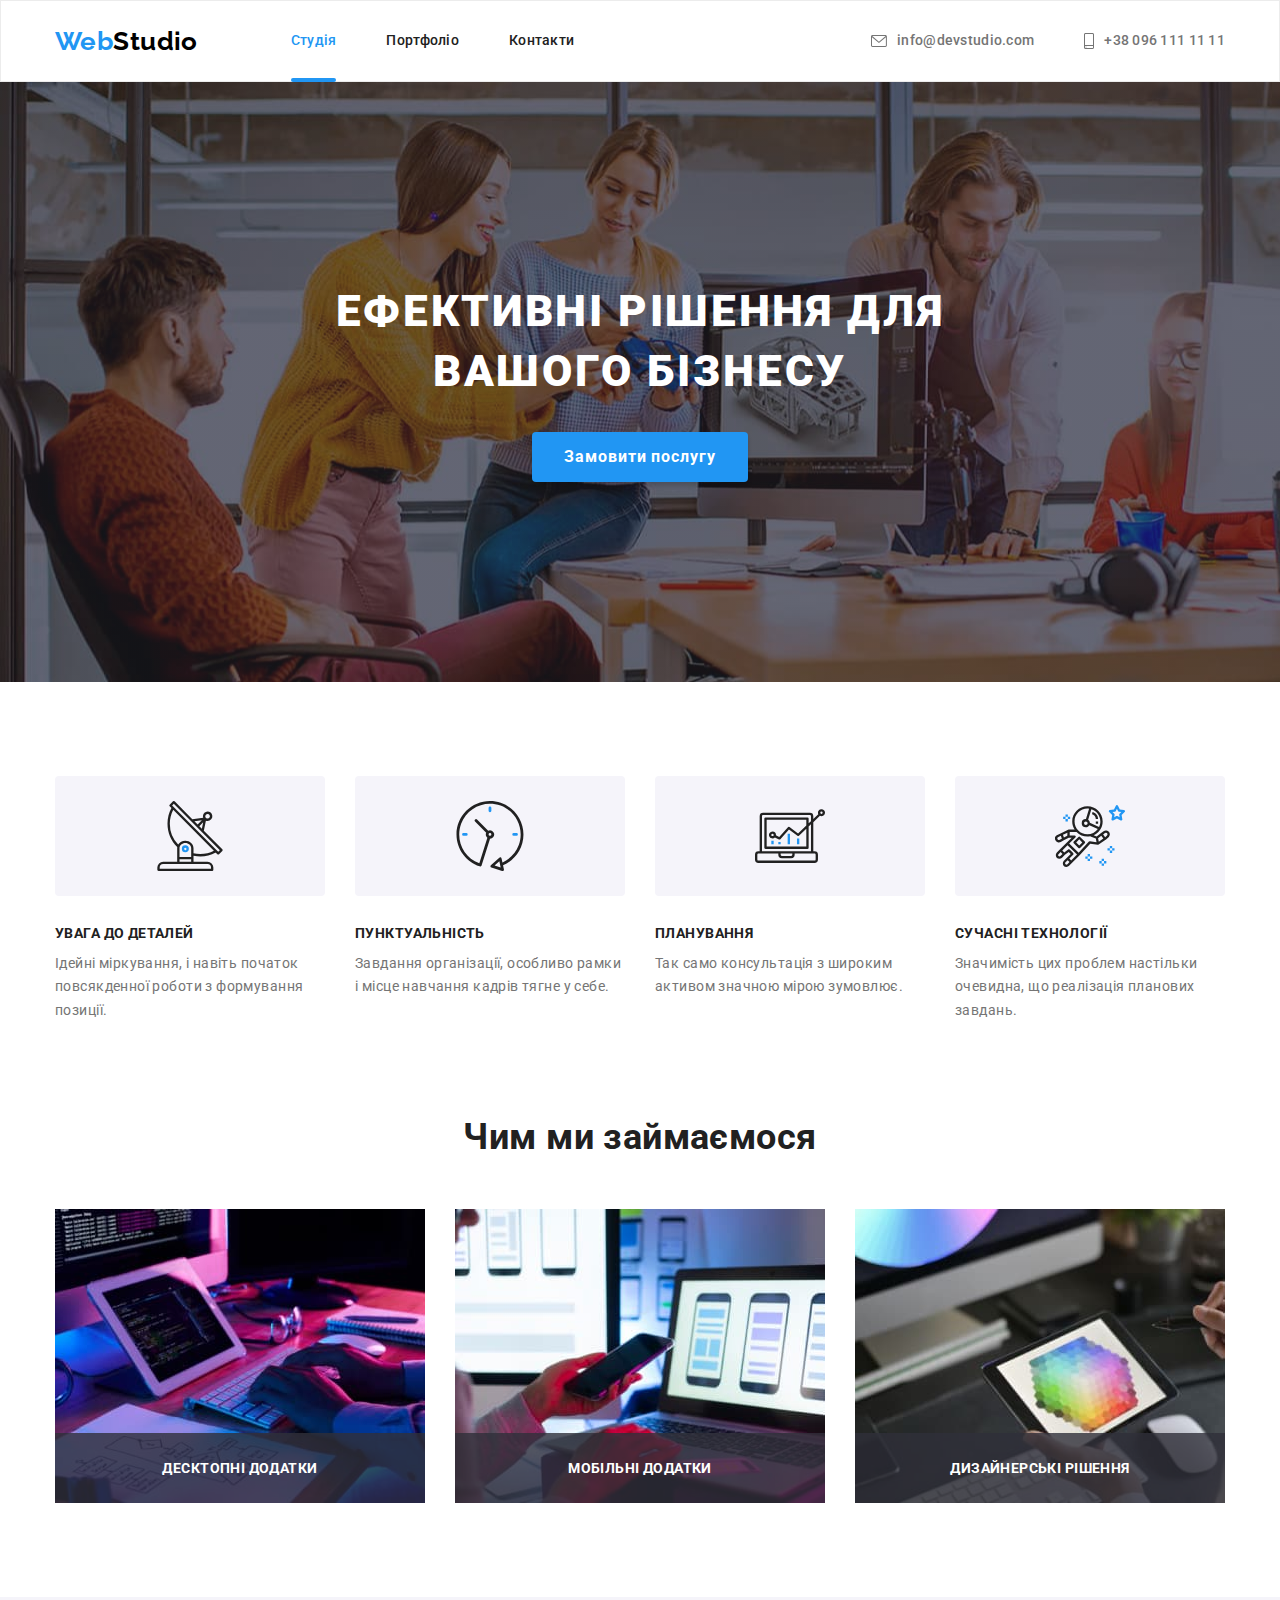
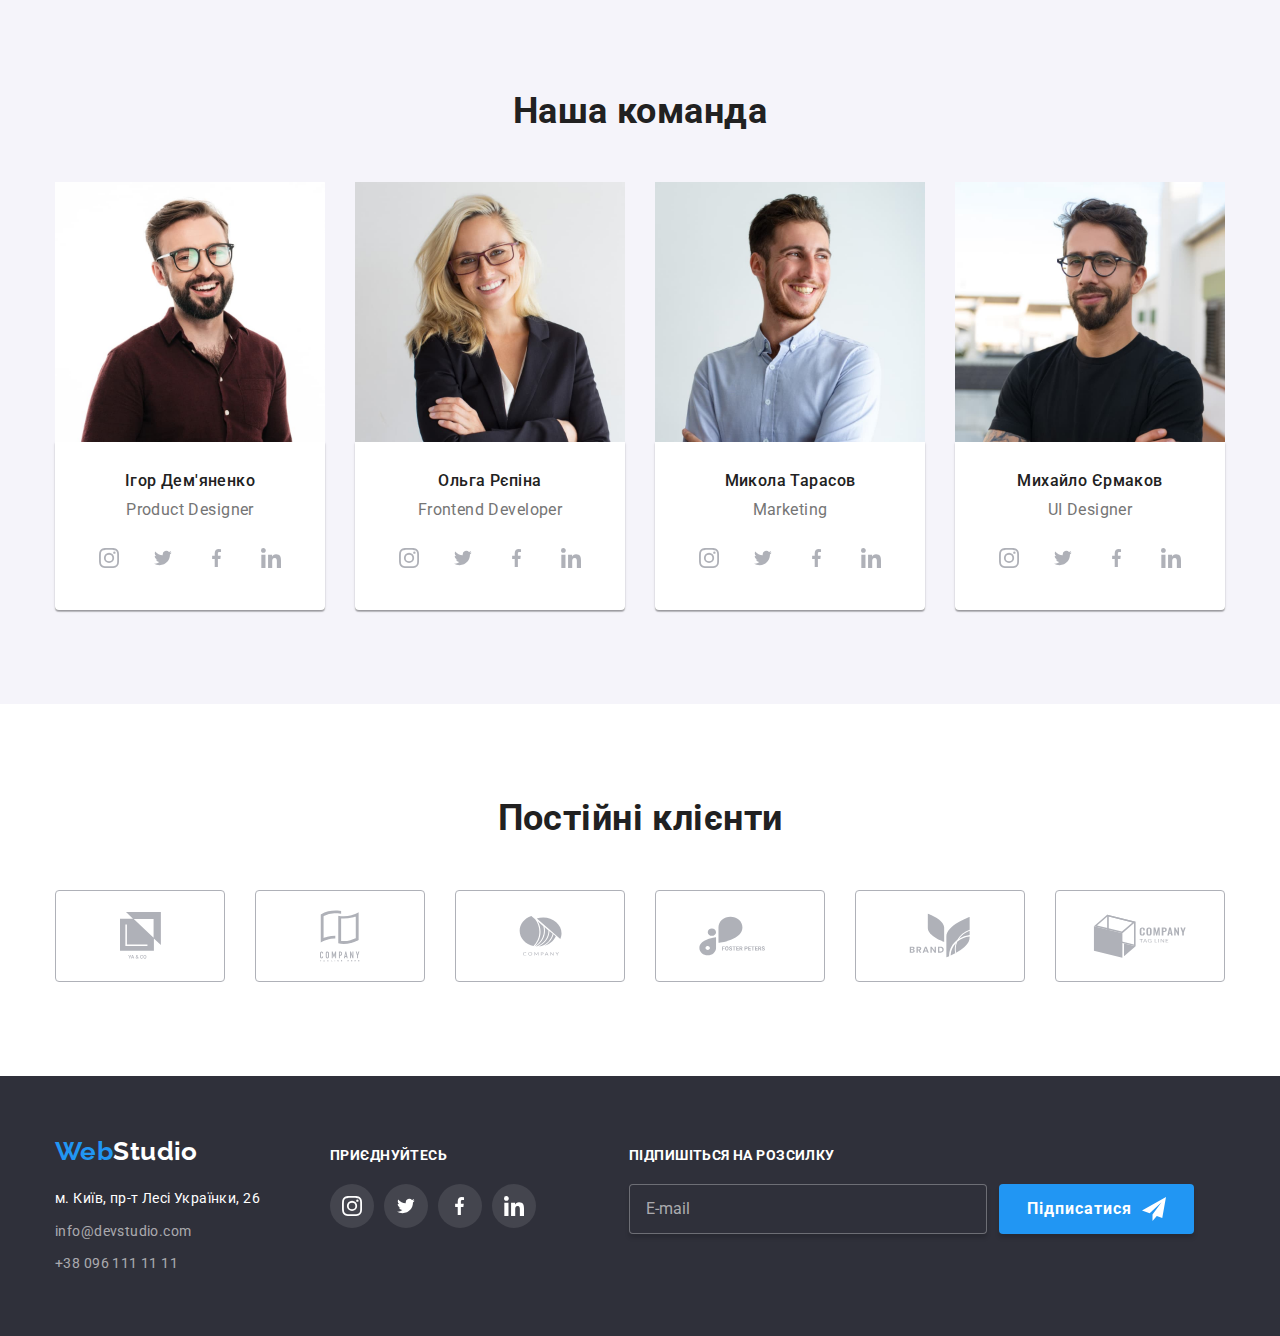
<file: index.html>
<!DOCTYPE html>
<html lang="uk">
<head>
    <meta charset="UTF-8">
    <meta http-equiv="X-UA-Compatible" content="IE=edge">
    <meta name="viewport" content="width=device-width, initial-scale=1.0">
    <link rel="preconnect" href="https://fonts.googleapis.com">
    <link rel="preconnect" href="https://fonts.gstatic.com" crossorigin>
    <link href="https://fonts.googleapis.com/css2?family=Raleway:wght@700&family=Roboto:wght@400;500;700;900&display=swap" rel="stylesheet">
    <title>WebStudio</title>
    <link rel="stylesheet" href="https://cdnjs.cloudflare.com/ajax/libs/modern-normalize/1.1.0/modern-normalize.min.css">
    <link rel="stylesheet" href="./css/main.min.css"/> 
</head>
<body>
    <!--Header-->
    <header class="header">
        <div class="container main-nav">
            <a href="./index.html" class="logo">
                Web<span class="logo__part">Studio</span>
            </a>
            <nav>
                <ul class="navigation">
                    <li class="navigation__item"><a href="./index.html" class="navigation-link link current">Студія</a></li>
                    <li class="navigation__item"><a href="./portfolio.html" class="navigation-link">Портфоліо</a></li>
                    <li class="navigation__item"><a href="#" class="menu-link">Контакти</a></li>
                </ul>
            </nav>
                <ul class="contacts">
                    <li class="contacts__item">
                        <a href="mailto:info@devstudio.com" class="contacts__link">
                            <svg class="contacts__icon" height="12" width="16">
                            <use href="./images/sprite.svg#icon-mail"></use>
                            </svg>
                            info@devstudio.com</a></li>
                    <li class="contacts__item">
                        <a href="tel:+380961111111" class="contacts__link">
                            <svg class="contacts__icon" height="16" width="10">
                                <use href="./images/sprite.svg#icon-phone"></use>
                            </svg>
                            +38 096 111 11 11</a></li>
                </ul>
        </div>  
    </header>
    <main>
    <!--Hero section-->
        <section class="hero">
            <h1 class="hero__title">Ефективні рішення для вашого бізнесу</h1>
            <button type="button" class="hero__button" data-modal-open>Замовити послугу</button>
        </section>
    <!--Benefits-->
        <section class="main">
            <div class="container">
                <h2 class="visually-hidden">Переваги</h2>
            <ul class="main__list">
                <li class="main__item">
                    <div class="main__bg">
                        <svg class="main__icons" width="70" height="70">
                            <use href="./images/sprite.svg#icon-antenna"></use>
                        </svg>
                    </div>
                    <h3 class="main__chapter">УВАГА ДО ДЕТАЛЕЙ</h3>
                    <p class="main__paragraphs">Ідейні міркування, і навіть початок повсякденної роботи з формування позиції.</p>
                </li>
                <li class="main__item">
                    <div class="main__bg">
                        <svg class="main__icons" width="70" height="70">
                            <use href="./images/sprite.svg#icon-clock"></use>
                        </svg>
                    </div>
                    <h3 class="main__chapter">ПУНКТУАЛЬНІСТЬ</h3>
                    <p class="main__paragraphs">Завдання організації, особливо рамки і місце навчання кадрів тягне у себе.</p>
                </li>
                <li class="main__item">
                    <div class="main__bg">
                        <svg class="main__icons" width="70" height="70">
                            <use href="./images/sprite.svg#icon-diagram"></use>
                        </svg>
                    </div>
                    <h3 class="main__chapter">ПЛАНУВАННЯ</h3>
                    <p class="main__paragraphs">Так само консультація з широким активом значною мірою зумовлює.</p>
                </li>
                <li class="main__item">
                    <div class="main__bg">
                        <svg class="main__icons" width="70" height="70">
                            <use href="./images/sprite.svg#icon-cosmo"></use>
                        </svg>
                    </div>
                    <h3 class="main__chapter">СУЧАСНІ ТЕХНОЛОГІЇ</h3>
                    <p class="main__paragraphs">Значимість цих проблем настільки очевидна, що реалізація планових завдань.</p>
                </li>
            </ul>
            </div>
        </section>
    <!--About-->
        <section>
            <div class="container">
                <h2 class="titles">Чим ми займаємося</h2>
                <ul class="works">
                    <li class="works__item">
                        <div class="works__wrap">                        
                            <img src="./images/box1.jpg" alt="Фото роботи за ноутбуком 1" width="370" height="294"/>
                            <p class="works__examples">Десктопні додатки</p>
                        </div>
                    </li>
                    <li class="works__item">
                        <div class="works__wrap">
                            <img src="./images/box2.jpg" alt="Фото роботи за ноутбуком 2" width="370" height="294"/>
                            <p class="works__examples">Мобільні додатки</p>
                        </div>
                    </li>
                    <li class="works__item">
                        <div class="works__wrap">
                            <img src="./images/box3.jpg" alt="Фото роботи за ноутбуком 3" width="370" height="294"/>
                            <p class="works__examples">Дизайнерські рішення</p>
                        </div>
                    </li>
                </ul>
            </div>
        </section>
    <!--Our team-->
        <section class="workers">
            <div class="container">
                <h2 class="titles">Наша команда</h2>
            <ul class="team">
                <li class="team__item">
                    <img src="./images/img.jpg" alt="Фото Ігоря" width="270" height="260" class="photo">
                    <div class="team__border">
                        <h3 class="team__names">Ігор Дем'яненко</h3>
                        <p class="team__description">Product Designer</p>
                    <ul class="socialmedia">
                        <li class="socialmedia__item">
                            <a href="" class="socialmedia__links">
                                <svg class="socialmedia__icon" height="20" width="20">
                                <use href="./images/sprite.svg#icon-instagram"></use>
                                </svg>
                            </a>
                        </li>
                        <li class="socialmedia__item">
                            <a href="" class="socialmedia__links">
                                <svg class="socialmedia__icon" height="16" width="20">
                                <use href="./images/sprite.svg#icon-twitter"></use>
                                </svg>
                            </a>
                        </li>
                        <li class="socialmedia__item">
                            <a href="" class="socialmedia__links">
                                <svg class="socialmedia__icon" height="20" width="10">
                                <use href="./images/sprite.svg#icon-facebook"></use>
                                </svg>
                            </a>
                        </li>
                        <li class="socialmedia__item">
                            <a href="" class="socialmedia__links">
                                <svg class="socialmedia__icon" height="20" width="20">
                                <use href="./images/sprite.svg#icon-linkedin"></use>
                                </svg>
                            </a>
                        </li>
                    </ul>           
                    </div>
                </li>
                <li class="team__item">
                    <img src="./images/img1.jpg" alt="Фото Ольги" width="270" height="260" class="photo">
                    <div class="team__border">
                        <h3 class="team__names">Ольга Рєпіна</h3>
                        <p class="team__description">Frontend Developer</p>
                        <ul class="socialmedia">
                            <li class="socialmedia__item">
                                <a href="" class="socialmedia__links">
                                    <svg class="socialmedia__icon" height="20" width="20">
                                    <use href="./images/sprite.svg#icon-instagram"></use>
                                    </svg>
                                </a>
                            </li>
                            <li class="socialmedia__item">
                                <a href="" class="socialmedia__links">
                                    <svg class="socialmedia__icon" height="16" width="20">
                                    <use href="./images/sprite.svg#icon-twitter"></use>
                                    </svg>
                                </a>
                            </li>
                            <li class="socialmedia__item">
                                <a href="" class="socialmedia__links">
                                    <svg class="socialmedia__icon" height="20" width="10">
                                    <use href="./images/sprite.svg#icon-facebook"></use>
                                    </svg>
                                </a>
                            </li>
                            <li class="socialmedia__item">
                                <a href="" class="socialmedia__links">
                                    <svg class="socialmedia__icon" height="20" width="20">
                                    <use href="./images/sprite.svg#icon-linkedin"></use>
                                    </svg>
                                </a>
                            </li>
                        </ul>           
                    </div>
                </li>
                <li class="team__item">
                    <img src="./images/img2.jpg" alt="Фото Миколи" width="270" height="260" class="photo">
                    <div class="team__border">
                        <h3 class="team__names">Микола Тарасов</h3>
                        <p class="team__description">Marketing</p>
                        <ul class="socialmedia">
                            <li class="socialmedia__item">
                                <a href="" class="socialmedia__links">
                                    <svg class="socialmedia__icon" height="20" width="20">
                                    <use href="./images/sprite.svg#icon-instagram"></use>
                                    </svg>
                                </a>
                            </li>
                            <li class="socialmedia__item">
                                <a href="" class="socialmedia__links">
                                    <svg class="socialmedia__icon" height="16" width="20">
                                    <use href="./images/sprite.svg#icon-twitter"></use>
                                    </svg>
                                </a>
                            </li>
                            <li class="socialmedia__item">
                                <a href="" class="socialmedia__links">
                                    <svg class="socialmedia__icon" height="20" width="10">
                                    <use href="./images/sprite.svg#icon-facebook"></use>
                                    </svg>
                                </a>
                            </li>
                            <li class="socialmedia__item">
                                <a href="" class="socialmedia__links">
                                    <svg class="socialmedia__icon" height="20" width="20">
                                    <use href="./images/sprite.svg#icon-linkedin"></use>
                                    </svg>
                                </a>
                            </li>
                        </ul>           
                    </div>
                </li>
                <li class="team__item">
                    <img src="./images/img3.jpg" alt="Фото Михайла" width="270" height="260" class="photo">
                    <div class="team__border">
                        <h3 class="team__names">Михайло Єрмаков</h3>
                        <p class="team__description">UI Designer</p>
                        <ul class="socialmedia">
                            <li class="socialmedia____item">
                                <a href="" class="socialmedia__links">
                                    <svg class="socialmedia__icon" height="20" width="20">
                                    <use href="./images/sprite.svg#icon-instagram"></use>
                                    </svg>
                                </a>
                            </li>
                            <li class="socialmedia__item">
                                <a href="" class="socialmedia__links">
                                    <svg class="socialmedia__icon" height="16" width="20">
                                    <use href="./images/sprite.svg#icon-twitter"></use>
                                    </svg>
                                </a>
                            </li>
                            <li class="socialmedia__item">
                                <a href="" class="socialmedia__links">
                                    <svg class="socialmedia__icon" height="20" width="10">
                                    <use href="./images/sprite.svg#icon-facebook"></use>
                                    </svg>
                                </a>
                            </li>
                            <li class="socialmedia__item">
                                <a href="" class="socialmedia__links">
                                    <svg class="socialmedia__icon" height="20" width="20">
                                    <use href="./images/sprite.svg#icon-linkedin"></use>
                                    </svg>
                                </a>
                            </li>
                        </ul>           
                    </div>
                </li>
            </ul>
            </div>
        </section>
        <section class="companies">
            <div class="container">
                <h2 class="titles">Постійні клієнти</h2>
                <ul class="clients">
                    <li>
                        <a href="" class="clients__links">
                            <svg class="clients__icon" height="47" width="41">
                            <use href="./images/sprite.svg#icon-company1"></use>
                            </svg>
                        </a>
                    </li>
                    <li>
                        <a href="" class="clients__links">
                            <svg class="clients__icon" height="52" width="40">
                            <use href="./images/sprite.svg#icon-company2"></use>
                            </svg>
                        </a>
                    </li>
                    <li>
                        <a href="" class="clients__links">
                            <svg class="clients__icon" height="41" width="43">
                            <use href="./images/sprite.svg#icon-company3"></use>
                            </svg>
                        </a>
                    </li>
                    <li>
                        <a href="" class="clients__links">
                            <svg class="clients__icon" height="40" width="84">
                            <use href="./images/sprite.svg#icon-company4"></use>
                            </svg>
                        </a>
                    </li>
                    <li>
                        <a href="" class="clients__links">
                            <svg class="clients__icon" height="45" width="62">
                            <use href="./images/sprite.svg#icon-company5"></use>
                            </svg>
                        </a>
                    </li>
                    <li>
                        <a href="" class="clients__links">
                            <svg class="clients__icon" height="44" width="94">
                            <use href="./images/sprite.svg#icon-company6"></use>
                            </svg>
                        </a>
                    </li>
                </ul>
            </div>
        </section>
    </main>
<!--Footer-->
    <footer class="footer">
        <div class="container">
            <div class="footer__box">
                <div class="footer__part">
                    <a href="./index.html" class="logo">
                        Web<span class="footer__logo">Studio</span>
                    </a>
                    <address>
                        <ul class="address">
                            <li class="address__item">
                                <a 
                                    href="https://goo.gl/maps/TRqqrXZ8RcxZsatw5"
                                    target="_blank"
                                    rel="noopener noreferrer nofollow"  class="address__studio">
                                    м. Київ, пр-т Лесі Українки, 26
                                </a>
                            </li>
                            <li class="address__item">
                                <a href="mailto:info@devstudio.com" class="address__contacts">info@devstudio.com</a>
                            </li>
                            <li class="address__item">
                                <a href="tel:+380961111111"  class="address__contacts">+38 096 111 11 11</a>
                            </li>
                        </ul>  
                    </address>
                </div>
                <div>
                    <h3 class="join">Приєднуйтесь</h3>
                    <ul class="socialmedia socialmedia--footer">
                        <li class="socialmedia__item socialmedia__item--footer">
                            <a href="" class="socialmedia__link socialmedia__link--footer">
                                <svg height="20" width="20">
                                <use href="./images/sprite.svg#icon-instagram"></use>
                                </svg>
                            </a>
                        </li>
                        <li class="socialmedia__item socialmedia__item--footer">
                            <a href="" class="socialmedia__link socialmedia__link--footer">
                                <svg height="16" width="20">
                                <use href="./images/sprite.svg#icon-twitter"></use>
                                </svg>
                            </a>
                        </li>
                        <li class="socialmedia__item socialmedia__item--footer">
                            <a href="" class="socialmedia__link socialmedia__link--footer">
                                <svg height="20" width="10">
                                <use href="./images/sprite.svg#icon-facebook"></use>
                                </svg>
                            </a>
                        </li>
                        <li class="socialmedia__item socialmedia__item--footer">
                            <a href="" class="socialmedia__link socialmedia__link--footer">
                                <svg height="20" width="20">
                                <use href="./images/sprite.svg#icon-linkedin"></use>
                                </svg>
                            </a>
                        </li>
                    </ul>
                </div>
                <div class="sign">
                    <p class="sign__label">Підпишіться на розсилку</p>
                    <form class="sign__form">
                        <label for="mail"></label>
                            <input type="email" name="email" id="mail" placeholder="E-mail" class="sign__wrap"/>
                            <button type="submit" class="sign__button">Підписатися
                                <svg height="24" width="24" class="sign__icon">
                                <use href="./images/sprite.svg#icon-send"></use>
                                </svg> 
                            </button>
                    </form>
                </div>
            </div>
        </div>
    </footer>
    <div class="backdrop is-hidden" data-modal>
        <div class="modal">
            <button type="button" class="modal__button" data-modal-close>
                <svg height="30" width="30" class="modal__close">
                    <use href="./images/sprite.svg#icon-close-black-18dp-2-1"></use>
                    </svg>
            </button>
            <div class="modal__text">
                <p class="modal__name">Залиште свої дані, ми вам передзвонимо</p>
                <form class="form">
                    <div class="form__info">
                        <label for="name" class="form__label">Ім'я</label>
                        <div class="form__wrap">
                            <input type="text" name="name" id="name" class="form__input"/>
                            <svg height="18" width="18" class="form__icon">
                                <use href="./images/sprite.svg#icon-person"></use>
                                </svg>

                        </div>
                        <label for="tel" class="form__label">Телефон</label>
                        <div class="form__wrap">
                            <input type="tel" name="tel" id="tel" class="form__input"/>
                            <svg height="18" width="18" class="form__icon">
                                <use href="./images/sprite.svg#icon-tel"></use>
                                </svg>
                        </div>
                        <label for="email" class="form__label">Пошта</label>
                        <div class="form__wrap">
                            <input type="email" name="email" id="email" class="form__input"/>
                            <svg height="18" width="18" class="form__icon">
                                <use href="./images/sprite.svg#icon-email"></use>
                                </svg>
                        </div>
                    <label for="comment" class="form__label">Коментар</label>
                    <textarea name="comment" id="comment" placeholder="Введіть текст"></textarea>
                </div>
                    <div class="checkbox">
                        <label class="checkbox__text">
                            <input type="checkbox" name="policy" class="checkbox__input"/>
                            <svg height="15" width="16" class="checkbox__icon">
                                <use class="checkbox__icon checkbox__icon--vector" href="./images/sprite.svg#icon-vector"></use>
                                <use class="checkbox__icon checkbox__icon--check" href="./images/sprite.svg#icon-check"></use>
                                </svg>
                            <span class="checkbox__agreement">Погоджуюся з розсилкою та приймаю <a href="">Умови договору</a></span>
                        </label>
                    </div>
                    <button type="submit" class="form__button">Відправити</button>
                </form>
            </div>
        </div>
    </div>
    <script src="./js/modal.js"></script>
</body>
</html>
</file>
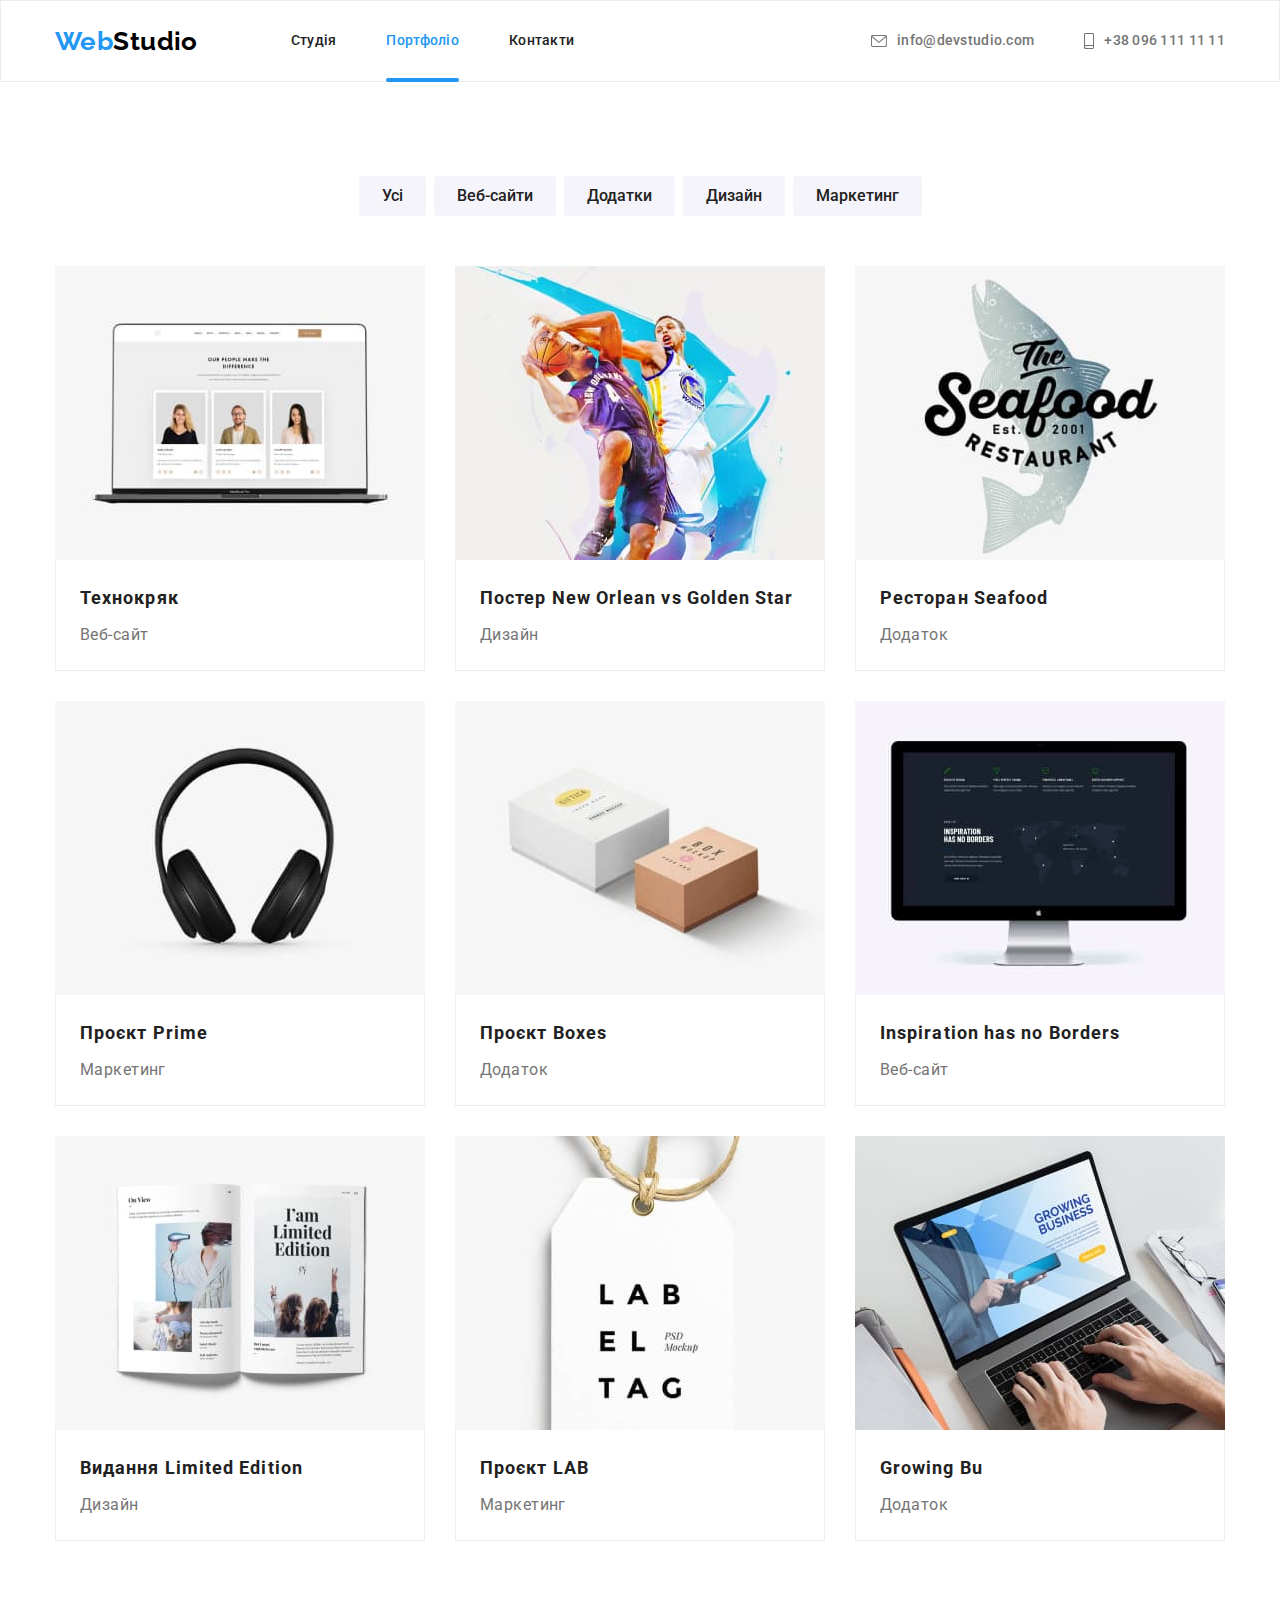
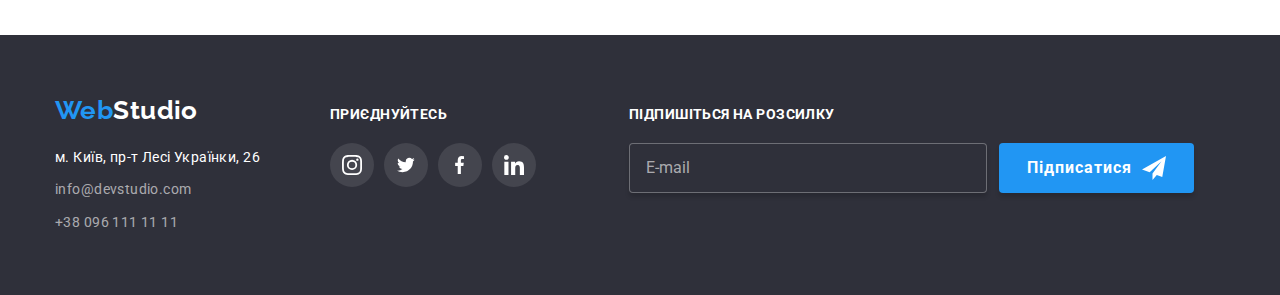
<file: portfolio.html>
<!DOCTYPE html>
<html lang="uk">
<head>
    <meta charset="UTF-8">
    <meta http-equiv="X-UA-Compatible" content="IE=edge">
    <meta name="viewport" content="width=device-width, initial-scale=1.0">
    <link rel="preconnect" href="https://fonts.googleapis.com">
    <link rel="preconnect" href="https://fonts.gstatic.com" crossorigin>
    <link href="https://fonts.googleapis.com/css2?family=Raleway:wght@700&family=Roboto:wght@400;500;700;900&display=swap" rel="stylesheet">
    <title>Portfolio</title>
    <link rel="stylesheet" href="https://cdnjs.cloudflare.com/ajax/libs/modern-normalize/1.1.0/modern-normalize.min.css">
    <link rel="stylesheet" href="./css/main.min.css"/> 
</head>
<body>
    <!--Header-->
    <header>
        <div class="container main-nav">
            <a href="./index.html" class="logo">
                Web<span class="logo__part">Studio</span>
            </a>
            <nav>
                <ul class="navigation">
                    <li class="navigation__item"><a href="./index.html" class="navigation__link">Студія</a></li>
                    <li class="navigation__item"><a href="./portfolio.html" class="navigation__link link current">Портфоліо</a></li>
                    <li class="navigation__item"><a href="#" class="navigation__link">Контакти</a></li>
                </ul>    
           </nav>
                <ul class="contacts">
                    <li class="contacts__item">
                        <a href="mailto:info@devstudio.com" class="contacts__link">
                            <svg class="contacts__icon" height="12" width="16">
                            <use href="./images/sprite.svg#icon-mail"></use>
                            </svg>
                            info@devstudio.com</a></li>
                    <li class="contacts__item">
                        <a href="tel:+380961111111" class="contacts__link">
                            <svg class="contacts__icon" height="16" width="10">
                                <use href="./images/sprite.svg#icon-phone"></use>
                            </svg>
                            +38 096 111 11 11</a></li>
                </ul>
        </div>
    </header>
    <main>
        <section class="main">
            <div class="container">
                <h1 class="visually-hidden">Наші роботи</h1>
                <ul class="buttons">
                    <li class="button__item"><button type="button">Усі</button></li>
                    <li class="button__item"><button type="button">Веб-сайти</button></li>
                    <li class="button__item"><button type="button">Додатки</button></li>
                    <li class="button__item"><button type="button">Дизайн</button></li>
                    <li class="button__item"><button type="button">Маркетинг</button></li>
                </ul>
            <!-- Examples -->
            <ul class="examples">
                <li class="examples__item">
                    <a href="" class="examples__link">
                        <div class="examples__wrap">
                            <img src="./images/img4.jpg" alt="Приклад роботи 1" width="370" height="294" class="examples__photo">
                            <p class="examples__details">
                                Ресурс пропонує комплексні пропозиції з різним рівнем функціоналу та сервісів. Все це дозволить відвідувачу отримати вичерпні відомості про компанію чи приватну особу.
                            </p>
                        </div>
                        <div class="examples__border">
                        <h2 class="examples__titles">Технокряк</h2>
                        <p class="examples__paragraphs">Веб-сайт</p>
                        </div>
                    </a>
                </li>
                <li class="examples__item">
                    <a href="" class="examples__link">
                        <div class="examples__wrap">
                            <img src="./images/img5.jpg" alt="Приклад роботи 2" width="370" height="294" class="examples__photo">
                            <p class="examples__details">
                                Ресурс пропонує комплексні пропозиції з різним рівнем функціоналу та сервісів. Все це дозволить відвідувачу отримати вичерпні відомості про компанію чи приватну особу.
                            </p>
                        </div>
                        <div class="examples__border">
                        <h2 class="examples__titles">Постер New Orlean vs Golden Star</h2>
                        <p class="examples__paragraphs">Дизайн</p>
                        </div> 
                    </a>
                </li>
                <li class="examples__item">
                    <a href="" class="examples__link">
                        <div class="examples__wrap">
                            <img src="./images/img6.jpg" alt="Приклад роботи 3" width="370" height="294" class="examples__photo">
                            <p class="examples__details">
                                Ресурс пропонує комплексні пропозиції з різним рівнем функціоналу та сервісів. Все це дозволить відвідувачу отримати вичерпні відомості про компанію чи приватну особу.
                            </p>
                        </div>
                        <div class="examples__border">
                        <h2 class="examples__titles">Ресторан Seafood</h2>
                        <p class="examples__paragraphs">Додаток</p> 
                        </div> 
                    </a>
                </li>
                <li class="examples__item">
                    <a href="" class="examples__link">
                        <div class="examples__wrap">
                            <img src="./images/img7.jpg" alt="Приклад роботи 4" width="370" height="294" class="examples__photo">
                            <p class="examples__details">
                                Ресурс пропонує комплексні пропозиції з різним рівнем функціоналу та сервісів. Все це дозволить відвідувачу отримати вичерпні відомості про компанію чи приватну особу.
                            </p>
                        </div>
                        <div class="examples__border">
                        <h2 class="examples__titles">Проєкт Prime</h2>
                        <p class="examples__paragraphs">Маркетинг</p>
                        </div>
                    </a>
                </li>
                <li class="examples__item">
                    <a href="" class="examples__link">
                        <div class="examples__wrap">
                            <img src="./images/img8.jpg" alt="Приклад роботи 5" width="370" height="294" class="examples__photo">
                            <p class="examples__details">
                                Ресурс пропонує комплексні пропозиції з різним рівнем функціоналу та сервісів. Все це дозволить відвідувачу отримати вичерпні відомості про компанію чи приватну особу.
                            </p>
                        </div>
                        <div class="examples__border">
                        <h2 class="examples__titles">Проєкт Boxes</h2>
                        <p class="examples__paragraphs">Додаток</p>
                        </div>
                    </a>
                </li>
                <li class="examples__item">
                    <a href="" class="examples__link">
                        <div class="examples__wrap">
                            <img src="./images/img9.jpg" alt="Приклад роботи 6" width="370" height="294" class="examples__photo">
                            <p class="examples__details">
                                Ресурс пропонує комплексні пропозиції з різним рівнем функціоналу та сервісів. Все це дозволить відвідувачу отримати вичерпні відомості про компанію чи приватну особу.
                            </p>
                        </div>
                        <div class="examples__border">
                        <h2 class="examples__titles">Inspiration has no Borders</h2>
                        <p class="examples__paragraphs">Веб-сайт</p>
                        </div>
                    </a>
                </li>
                <li class="examples__item">
                    <a href="" class="examples__link">
                        <div class="examples__wrap">
                            <img src="./images/img10.jpg" alt="Приклад роботи 7" width="370" height="294" class="examples__photo">
                            <p class="examples__details">
                                Ресурс пропонує комплексні пропозиції з різним рівнем функціоналу та сервісів. Все це дозволить відвідувачу отримати вичерпні відомості про компанію чи приватну особу.
                            </p>
                        </div>
                        <div class="examples__border">
                        <h2 class="examples__titles">Видання Limited Edition</h2>
                        <p class="examples__paragraphs">Дизайн</p>
                        </div>
                    </a>
                </li>
                <li class="examples__item">
                    <a href="" class="examples__link">
                        <div class="examples__wrap">
                            <img src="./images/img11.jpg" alt="Приклад роботи 8" width="370" height="294" class="examples__photo">
                            <p class="examples__details">
                                Ресурс пропонує комплексні пропозиції з різним рівнем функціоналу та сервісів. Все це дозволить відвідувачу отримати вичерпні відомості про компанію чи приватну особу.
                            </p>
                        </div>
                        <div class="examples__border">
                        <h2 class="examples__titles">Проєкт LAB</h2>
                        <p class="examples__paragraphs">Маркетинг</p>
                        </div>
                    </a>
                </li>
                <li class="examples__item">
                    <a href="" class="examples__link">
                        <div class="examples__wrap">
                            <img src="./images/img12.jpg" alt="Приклад роботи 9" width="370" height="294" class="examples__photo">
                            <p class="examples__details">
                                Ресурс пропонує комплексні пропозиції з різним рівнем функціоналу та сервісів. Все це дозволить відвідувачу отримати вичерпні відомості про компанію чи приватну особу.
                            </p>
                        </div>
                        <div class="examples__border">
                        <h2 class="examples__titles">Growing Bu</h2>
                        <p class="examples__paragraphs">Додаток</p>
                        </div>
                    </a>
                </li>
            </ul>
            </div>
        </section> 
    </main>
    <!--Footer-->
    <footer class="footer">
        <div class="container">
            <div class="footer__box">
                <div class="footer__part">
                    <a href="./index.html" class="logo">
                        Web<span class="footer__logo">Studio</span>
                    </a>
                    <address>
                        <ul class="address">
                            <li class="address__item">
                                <a 
                                    href="https://goo.gl/maps/TRqqrXZ8RcxZsatw5"
                                    target="_blank"
                                    rel="noopener noreferrer nofollow"  class="address__studio">
                                    м. Київ, пр-т Лесі Українки, 26
                                </a>
                            </li>
                            <li class="address__item">
                                <a href="mailto:info@devstudio.com" class="address__contacts">info@devstudio.com</a>
                            </li>
                            <li class="address__item">
                                <a href="tel:+380961111111"  class="address__contacts">+38 096 111 11 11</a>
                            </li>
                        </ul>  
                    </address>
                </div>
                <div>
                    <h3 class="join">Приєднуйтесь</h3>
                    <ul class="socialmedia socialmedia--footer">
                        <li class="socialmedia__item socialmedia__item--footer">
                            <a href="" class="socialmedia__link socialmedia__link--footer">
                                <svg height="20" width="20">
                                <use href="./images/sprite.svg#icon-instagram"></use>
                                </svg>
                            </a>
                        </li>
                        <li class="socialmedia__item socialmedia__item--footer">
                            <a href="" class="socialmedia__link socialmedia__link--footer">
                                <svg height="16" width="20">
                                <use href="./images/sprite.svg#icon-twitter"></use>
                                </svg>
                            </a>
                        </li>
                        <li class="socialmedia__item socialmedia__item--footer">
                            <a href="" class="socialmedia__link socialmedia__link--footer">
                                <svg height="20" width="10">
                                <use href="./images/sprite.svg#icon-facebook"></use>
                                </svg>
                            </a>
                        </li>
                        <li class="socialmedia__item socialmedia__item--footer">
                            <a href="" class="socialmedia__link socialmedia__link--footer">
                                <svg height="20" width="20">
                                <use href="./images/sprite.svg#icon-linkedin"></use>
                                </svg>
                            </a>
                        </li>
                    </ul>
                </div>
                <div class="sign">
                    <p class="sign__label">Підпишіться на розсилку</p>
                    <form class="sign__form">
                        <label for="mail"></label>
                            <input type="email" name="email" id="mail" placeholder="E-mail" class="sign__wrap"/>
                            <button type="submit" class="sign__button">Підписатися
                                <svg height="24" width="24" class="sign__icon">
                                <use href="./images/sprite.svg#icon-send"></use>
                                </svg> 
                            </button>
                    </form>
                </div>
            </div>
        </div>
    </footer>
</body>
</html>
</file>
<file: css/main.min.css>
:root{--primary-text-color: #212121;--seconday-text-color: #757575;--accent-color: #2196F3;--letters-color: #fff;--logo-color: #000;--footer-links-color: rgba(255, 255, 255, 0.6);--border-form-color: rgba(255, 255, 255, 0.3);--hero-bg-color: #2F303A;--footer-bg-color: #2F303A;--hero-button-color: #188CEB;--section-bg-color: #F5F4FA;--header-border: #ECECEC;--examples-border: #EEEEEE;--clients-color: #AFB1B8;--our-works-color: rgba(47, 48, 58, 0.8);--backdrop-color: rgba(0, 0, 0, 0.2);--time-function: cubic-bezier(0.4, 0, 0.2, 1);--placeholder-color: rgba(117, 117, 117, 0.5);--input-border: rgba(33, 33, 33, 0.2)}html{-webkit-box-sizing:border-box;box-sizing:border-box}*,*::before,*::after{-webkit-box-sizing:inherit;box-sizing:inherit}ul{padding:0;margin:0;list-style:none}h1,h2,h3,h4,h5,h6,p{margin-top:0;margin-bottom:0}body{font-family:"Roboto",sans-serif;background-color:var(--letters-color);color:var(--primary-text-color);letter-spacing:.03em;font-size:14px}a{text-decoration:none}img{display:block;max-width:100%}section{padding-bottom:94px}.titles{margin-bottom:50px;color:var(--primary-text-color);font-weight:700;font-size:36px;line-height:1.16;text-align:center}.container{width:1200px;margin:0 auto;padding-left:15px;padding-right:15px}.visually-hidden{position:absolute;white-space:nowrap;width:1px;height:1px;overflow:hidden;border:0;padding:0;clip:rect(0 0 0 0);-webkit-clip-path:inset(50%);clip-path:inset(50%);margin:-1px}header{border:1px solid var(--header-border)}.logo{color:var(--accent-color);font-family:"Raleway";font-style:normal;font-weight:700;font-size:26px;line-height:1.19}.logo__part{color:var(--logo-color)}.main-nav{display:-webkit-box;display:-ms-flexbox;display:flex;-webkit-box-align:center;-ms-flex-align:center;align-items:center}.navigation{display:-webkit-box;display:-ms-flexbox;display:flex;margin-left:93px}.navigation__item:not(:last-child){margin-right:50px}.navigation a{display:block;padding-top:32px;padding-bottom:32px;color:var(--primary-text-color);font-weight:500;line-height:1.14;letter-spacing:.02em;position:relative;-webkit-transition:color 250ms var(--time-function);transition:color 250ms var(--time-function)}.navigation a:hover,.navigation a:focus{color:var(--accent-color)}.navigation .link.current{color:var(--accent-color)}.navigation__item .link.current::after{position:absolute;left:0;bottom:-1px;content:"";width:100%;height:4px;background-color:var(--accent-color);border-radius:2px}.contacts{display:-webkit-box;display:-ms-flexbox;display:flex;margin-left:auto}.contacts__item+.contacts__item{margin-left:50px}.contacts__icon{fill:currentColor;margin-right:10px;-webkit-transition:fill 250ms var(--time-function);transition:fill 250ms var(--time-function)}.contacts__icon:hover,.contacts__icon:focus{fill:var(--accent-color)}.contacts__link{color:var(--seconday-text-color);font-weight:500;line-height:1.14;letter-spacing:.02em;padding-top:32px;padding-bottom:32px;display:-webkit-box;display:-ms-flexbox;display:flex;-webkit-box-align:center;-ms-flex-align:center;align-items:center;-webkit-transition:color 250ms var(--time-function);transition:color 250ms var(--time-function)}.contacts__link:hover,.contacts__link:focus{color:var(--accent-color)}.hero{background-color:var(--hero-bg-color);text-align:center;padding-top:200px;padding-bottom:200px;max-width:1600px;margin:0 auto;background-image:-webkit-gradient(linear, left top, right top, from(rgba(47, 48, 58, 0.4)), to(rgba(47, 48, 58, 0.4))),url("../images/hero-background.jpg");background-image:linear-gradient(to right, rgba(47, 48, 58, 0.4), rgba(47, 48, 58, 0.4)),url("../images/hero-background.jpg")}.hero__title{color:var(--letters-color);font-weight:900;font-size:44px;line-height:1.36;letter-spacing:.06em;text-transform:uppercase;max-width:696px;margin:0 auto;margin-bottom:30px}.hero__button{display:inline-block;border:rgba(0,0,0,0);border-radius:4px;padding:10px 32px;min-width:216px;color:var(--letters-color);background-color:var(--accent-color);-webkit-box-shadow:0px 4px 4px rgba(0,0,0,.15);box-shadow:0px 4px 4px rgba(0,0,0,.15);font-family:inherit;font-style:normal;font-weight:700;font-size:16px;line-height:1.87;letter-spacing:.06em;cursor:pointer;-webkit-transition:background-color 250ms var(--time-function);transition:background-color 250ms var(--time-function)}.hero__button:hover,.hero__button:focus{background-color:var(--hero-button-color)}.main{padding-top:94px}.main__bg{display:-webkit-box;display:-ms-flexbox;display:flex;-webkit-box-align:center;-ms-flex-align:center;align-items:center;-webkit-box-pack:center;-ms-flex-pack:center;justify-content:center;width:270px;height:120px;border-radius:4px;background-color:var(--section-bg-color);margin-bottom:30px}.main__list{display:-webkit-box;display:-ms-flexbox;display:flex}.main .main__item:not(:last-child){margin-right:30px}.main__chapter{color:var(--primary-text-color);font-weight:700;font-size:14px;line-height:1.14;text-transform:uppercase;margin-bottom:10px}.main__paragraphs{color:var(--seconday-text-color);line-height:1.7;width:270px}.works{display:-webkit-box;display:-ms-flexbox;display:flex}.works__item:not(:first-child){margin-left:30px}.works__wrap{position:relative}.works__examples{font-family:"Roboto";font-style:normal;font-weight:700;text-align:center;letter-spacing:.03em;text-transform:uppercase;color:var(--letters-color);display:-webkit-box;display:-ms-flexbox;display:flex;-webkit-box-align:center;-ms-flex-align:center;align-items:center;-webkit-box-pack:center;-ms-flex-pack:center;justify-content:center;position:absolute;width:370px;height:70px;left:0;bottom:0;background:var(--our-works-color)}.workers{background-color:var(--section-bg-color);padding-top:94px}.team{display:-webkit-box;display:-ms-flexbox;display:flex}.team__item{background-color:var(--letters-color)}.team__item:not(:first-child){margin-left:30px}.team__names{color:var(--primary-text-color);font-weight:500;font-size:16px;line-height:1.18;margin-bottom:10px}.team__description{color:var(--seconday-text-color);font-size:16px;line-height:1.18}.team__border{-webkit-box-shadow:0px 1px 3px rgba(0,0,0,.12),0px 1px 1px rgba(0,0,0,.14),0px 2px 1px rgba(0,0,0,.2);box-shadow:0px 1px 3px rgba(0,0,0,.12),0px 1px 1px rgba(0,0,0,.14),0px 2px 1px rgba(0,0,0,.2);border-radius:0px 0px 4px 4px;padding-top:30px;padding-bottom:30px;text-align:center}.socialmedia{display:-webkit-box;display:-ms-flexbox;display:flex;margin-top:16px;-webkit-box-pack:center;-ms-flex-pack:center;justify-content:center;gap:10px}.socialmedia__links{height:44px;width:44px;background-color:var(--letters-color);border-radius:50%;display:-webkit-box;display:-ms-flexbox;display:flex;-webkit-box-align:center;-ms-flex-align:center;align-items:center;-webkit-box-pack:center;-ms-flex-pack:center;justify-content:center;fill:var(--clients-color);-webkit-transition:background-color 250ms var(--time-function),fill 250ms var(--time-function);transition:background-color 250ms var(--time-function),fill 250ms var(--time-function)}.socialmedia__links:hover,.socialmedia__links:focus{background-color:var(--accent-color);fill:var(--letters-color)}.companies{padding-top:94px}.clients{display:-webkit-box;display:-ms-flexbox;display:flex;gap:30px}.clients__links{width:170px;height:92px;border-radius:4px;border:1px solid #afb1b8;background-color:var(--letters-color);display:-webkit-box;display:-ms-flexbox;display:flex;-webkit-box-pack:center;-ms-flex-pack:center;justify-content:center;-webkit-box-align:center;-ms-flex-align:center;align-items:center;fill:var(--clients-color);-webkit-transition:fill 250ms var(--time-function),border-color 250ms var(--time-function);transition:fill 250ms var(--time-function),border-color 250ms var(--time-function)}.clients__links:hover,.clients__links:focus{fill:var(--accent-color);border-color:var(--accent-color)}.main{padding-top:94px}.buttons{display:-webkit-box;display:-ms-flexbox;display:flex;-webkit-box-pack:center;-ms-flex-pack:center;justify-content:center;margin-bottom:50px;gap:8px}.buttons button{display:inline-block;border:1px solid rgba(0,0,0,0);border-radius:4px;padding:6px 22px;color:var(--primary-text-color);background-color:var(--section-bg-color);font-family:inherit;font-weight:500;font-size:16px;line-height:1.62;cursor:pointer;-webkit-transition:background-color 250ms var(--time-function),color 250ms var(--time-function),-webkit-box-shadow 250ms var(--time-function);transition:background-color 250ms var(--time-function),color 250ms var(--time-function),-webkit-box-shadow 250ms var(--time-function);transition:background-color 250ms var(--time-function),color 250ms var(--time-function),box-shadow 250ms var(--time-function);transition:background-color 250ms var(--time-function),color 250ms var(--time-function),box-shadow 250ms var(--time-function),-webkit-box-shadow 250ms var(--time-function)}.buttons button:hover,.buttons button:focus{background-color:var(--accent-color);color:var(--letters-color);-webkit-box-shadow:0px 3px 1px rgba(0,0,0,.1),0px 1px 2px rgba(0,0,0,.08),0px 2px 2px rgba(0,0,0,.12);box-shadow:0px 3px 1px rgba(0,0,0,.1),0px 1px 2px rgba(0,0,0,.08),0px 2px 2px rgba(0,0,0,.12)}.examples{display:-webkit-box;display:-ms-flexbox;display:flex;-ms-flex-wrap:wrap;flex-wrap:wrap;gap:30px}.examples__border{padding-top:20px;padding-right:24px;padding-left:24px;padding-bottom:20px;border-right:1px solid var(--examples-border);border-left:1px solid var(--examples-border);border-bottom:1px solid var(--examples-border)}.examples__titles{color:var(--primary-text-color);font-size:18px;line-height:2;letter-spacing:.06em;margin-bottom:4px}.examples__paragraphs{color:var(--seconday-text-color);font-size:16px;line-height:1.87}.examples__wrap{position:relative;overflow:hidden}.examples__wrap img{display:block}.examples__details{font-style:normal;font-size:18px;line-height:1.56;letter-spacing:.03em;color:var(--letters-color);position:absolute;top:0;left:0;height:100%;padding:63px 24px;background-color:rgba(33,150,243,.9);-webkit-transform:translateY(101%);transform:translateY(101%);-webkit-transition:-webkit-transform 250ms var(--time-function);transition:-webkit-transform 250ms var(--time-function);transition:transform 250ms var(--time-function);transition:transform 250ms var(--time-function), -webkit-transform 250ms var(--time-function)}.examples__item:hover .examples__details,.examples__item:focus .examples__details{-webkit-transform:translateY(0);transform:translateY(0)}.examples__link{display:block;-webkit-transition:-webkit-box-shadow 250ms var(--time-function);transition:-webkit-box-shadow 250ms var(--time-function);transition:box-shadow 250ms var(--time-function);transition:box-shadow 250ms var(--time-function), -webkit-box-shadow 250ms var(--time-function)}.examples__link:hover,.examples__link:focus{-webkit-box-shadow:0px 1px 1px rgba(0,0,0,.12),0px 4px 4px rgba(0,0,0,.06),1px 4px 6px rgba(0,0,0,.16);box-shadow:0px 1px 1px rgba(0,0,0,.12),0px 4px 4px rgba(0,0,0,.06),1px 4px 6px rgba(0,0,0,.16)}.address__studio{color:var(--letters-color);line-height:1.7;-webkit-transition:color 250ms var(--time-function);transition:color 250ms var(--time-function)}.address__studio:hover,.address__studio:focus{color:var(--accent-color)}.footer{background-color:var(--footer-bg-color);padding-top:60px;padding-bottom:60px}.footer__logo{color:var(--letters-color)}.footer__box{display:-webkit-box;display:-ms-flexbox;display:flex;-webkit-box-align:baseline;-ms-flex-align:baseline;align-items:baseline}.footer__part{margin-right:70px}address{font-style:normal;margin-top:20px}.address__item:not(:first-child){margin-top:9px}.address__contacts{color:var(--footer-links-color);line-height:1.7;-webkit-transition:color 250ms var(--time-function);transition:color 250ms var(--time-function)}.address__contacts:hover,.address__contacts:focus{color:var(--accent-color)}.socialmedia--footer{display:-webkit-box;display:-ms-flexbox;display:flex;gap:10px}.socialmedia__link--footer{height:44px;width:44px;background:rgba(255,255,255,.1);border-radius:50%;display:-webkit-box;display:-ms-flexbox;display:flex;-webkit-box-align:center;-ms-flex-align:center;align-items:center;-webkit-box-pack:center;-ms-flex-pack:center;justify-content:center;fill:var(--letters-color);-webkit-transition:background-color 250ms var(--time-function);transition:background-color 250ms var(--time-function)}.socialmedia__link--footer:hover,.socialmedia__link--footer:focus{background-color:var(--accent-color)}.join{font-family:"Roboto";font-style:normal;font-weight:700;font-size:14px;line-height:1.14;letter-spacing:.03em;text-transform:uppercase;color:var(--letters-color);margin-bottom:20px}.sign__form{display:-webkit-box;display:-ms-flexbox;display:flex}.sign__form input::-webkit-input-placeholder{color:var(--footer-links-color)}.sign__form input::-moz-placeholder{color:var(--footer-links-color)}.sign__form input:-ms-input-placeholder{color:var(--footer-links-color)}.sign__form input::-ms-input-placeholder{color:var(--footer-links-color)}.sign__form input::placeholder{color:var(--footer-links-color)}.sign{margin-left:93px}.sign__label{font-style:normal;font-weight:700;font-size:14px;line-height:1.14;letter-spacing:.03em;text-transform:uppercase;color:var(--letters-color);margin-bottom:20px}.sign__wrap{width:358px;height:50px;border:1px solid var(--border-form-color);outline:none;border-radius:4px;background-color:var(--footer-bg-color);-webkit-box-shadow:0px 4px 4px 0px rgba(0,0,0,.15);box-shadow:0px 4px 4px 0px rgba(0,0,0,.15);font-weight:400;font-size:16px;line-height:1.25;display:-webkit-box;display:-ms-flexbox;display:flex;-webkit-box-align:center;-ms-flex-align:center;align-items:center;padding-left:16px;color:var(--letters-color);-webkit-transition:border 250ms var(--time-function);transition:border 250ms var(--time-function)}.sign__wrap__wrap:focus{border:1px solid var(--letters-color)}.sign__button{margin-left:12px;padding:10px 28px;background:var(--accent-color);border:var(--accent-color);-webkit-box-shadow:0px 4px 4px rgba(0,0,0,.15);box-shadow:0px 4px 4px rgba(0,0,0,.15);border-radius:4px;font-weight:700;font-size:16px;line-height:30px;letter-spacing:.06em;color:var(--letters-color);display:-webkit-box;display:-ms-flexbox;display:flex;-webkit-box-align:center;-ms-flex-align:center;align-items:center;-webkit-box-pack:center;-ms-flex-pack:center;justify-content:center;gap:10px;cursor:pointer;-webkit-transition:background-color 250ms var(--time-function);transition:background-color 250ms var(--time-function)}.sign__button:hover,.sign__button:focus{background-color:var(--hero-button-color)}.backdrop{position:fixed;top:0;left:0;width:100%;height:100%;background-color:var(--backdrop-color);-webkit-transition:opacity 250ms var(--time-function);transition:opacity 250ms var(--time-function)}.is-hidden{opacity:0;visibility:hidden;pointer-events:none}.modal{position:absolute;width:528px;height:581px;top:50%;left:50%;-webkit-transform:translate(-50%, -50%);transform:translate(-50%, -50%);background-color:var(--letters-color);-webkit-box-shadow:0px 1px 3px rgba(0,0,0,.12),0px 1px 1px rgba(0,0,0,.14),0px 2px 1px rgba(0,0,0,.2);box-shadow:0px 1px 3px rgba(0,0,0,.12),0px 1px 1px rgba(0,0,0,.14),0px 2px 1px rgba(0,0,0,.2);border-radius:4px;padding:40px}.modal__name{font-style:normal;font-weight:700;font-size:20px;line-height:23px;text-align:center;letter-spacing:.03em;color:var(--primary-text-color);margin-bottom:12px}.modal__button{position:absolute;right:8px;top:8px;display:-webkit-box;display:-ms-flexbox;display:flex;-webkit-box-align:center;-ms-flex-align:center;align-items:center;-webkit-box-pack:center;-ms-flex-pack:center;justify-content:center;padding:6px;border-radius:50%;width:30px;height:30px;background:var(--letters-color);border:1px solid rgba(0,0,0,.1);cursor:pointer;-webkit-transition:fill 250ms var(--time-function);transition:fill 250ms var(--time-function)}.modal__button:hover,.modal__button:focus{fill:var(--accent-color)}.form{display:-webkit-box;display:-ms-flexbox;display:flex;-webkit-box-orient:vertical;-webkit-box-direction:normal;-ms-flex-direction:column;flex-direction:column;-webkit-box-align:center;-ms-flex-align:center;align-items:center}.form__info{margin-bottom:20px}.form__label{font-weight:400;font-size:12px;line-height:1.16;letter-spacing:.01em;color:var(--seconday-text-color)}.form__input{outline:none;height:40px;border:1px solid var(--input-border);border-radius:4px;width:448px;padding-left:42px;padding-top:11px;padding-bottom:11px;-webkit-transition:border-color 250ms var(--time-function);transition:border-color 250ms var(--time-function)}.form__input:focus{border-color:var(--accent-color)}.form__icon{fill:currentColor;pointer-events:none}.form__input:focus+.form__icon{fill:var(--accent-color)}textarea{margin-top:4px;width:448px;height:120px;resize:none;border:1px solid var(--input-border);border-radius:4px;padding:12px 16px;outline:none;-webkit-transition:border-color 250ms var(--time-function);transition:border-color 250ms var(--time-function)}textarea:focus{border-color:var(--accent-color)}textarea::-webkit-input-placeholder{font-size:12px;line-height:1.16;letter-spacing:.01em;color:var(--placeholder-color)}textarea::-moz-placeholder{font-size:12px;line-height:1.16;letter-spacing:.01em;color:var(--placeholder-color)}textarea:-ms-input-placeholder{font-size:12px;line-height:1.16;letter-spacing:.01em;color:var(--placeholder-color)}textarea::-ms-input-placeholder{font-size:12px;line-height:1.16;letter-spacing:.01em;color:var(--placeholder-color)}textarea::placeholder{font-size:12px;line-height:1.16;letter-spacing:.01em;color:var(--placeholder-color)}.form__button{font-weight:700;font-size:16px;line-height:1.87;letter-spacing:.06em;color:var(--letters-color);padding:10px 52px;background-color:var(--accent-color);-webkit-box-shadow:0px 4px 4px rgba(0,0,0,.15);box-shadow:0px 4px 4px rgba(0,0,0,.15);border-radius:4px;border:rgba(0,0,0,0);cursor:pointer;-webkit-transition:background-color 250ms var(--time-function);transition:background-color 250ms var(--time-function)}.form__button:hover,.form__button:focus{background-color:var(--hero-button-color)}.form__wrap{position:relative;margin-top:4px;margin-bottom:10px}.form__wrap svg{position:absolute;top:50%;left:12px;translate:0 -50%}.checkbox{display:-webkit-box;display:-ms-flexbox;display:flex;-webkit-box-align:center;-ms-flex-align:center;align-items:center;-webkit-box-pack:center;-ms-flex-pack:center;justify-content:center;margin-bottom:30px;position:relative}.checkbox a{text-decoration:underline;color:var(--accent-color)}.checkbox__text{font-style:normal;font-weight:400;font-size:14px;line-height:1.7;letter-spacing:.03em;color:var(--seconday-text-color);display:-webkit-box;display:-ms-flexbox;display:flex;-webkit-box-align:center;-ms-flex-align:center;align-items:center;-webkit-box-pack:center;-ms-flex-pack:center;justify-content:center}.checkbox__agreement{margin-left:7px}.checkbox__input{-webkit-appearance:none;-moz-appearance:none;appearance:none;position:absolute}.checkbox__icon--vector{opacity:1;-webkit-transition:opacity 250ms var(--time-function);transition:opacity 250ms var(--time-function)}.checkbox__icon--check{opacity:0;-webkit-transition:opacity 250ms var(--time-function);transition:opacity 250ms var(--time-function)}.checkbox__input:focus:checked+.checkbox__icon>.checkbox__icon--check{opacity:1}.checkbox__input:focus:checked+.checkbox__icon>.checkbox__icon--vector{opacity:0}/*# sourceMappingURL=main.min.css.map */
</file>
